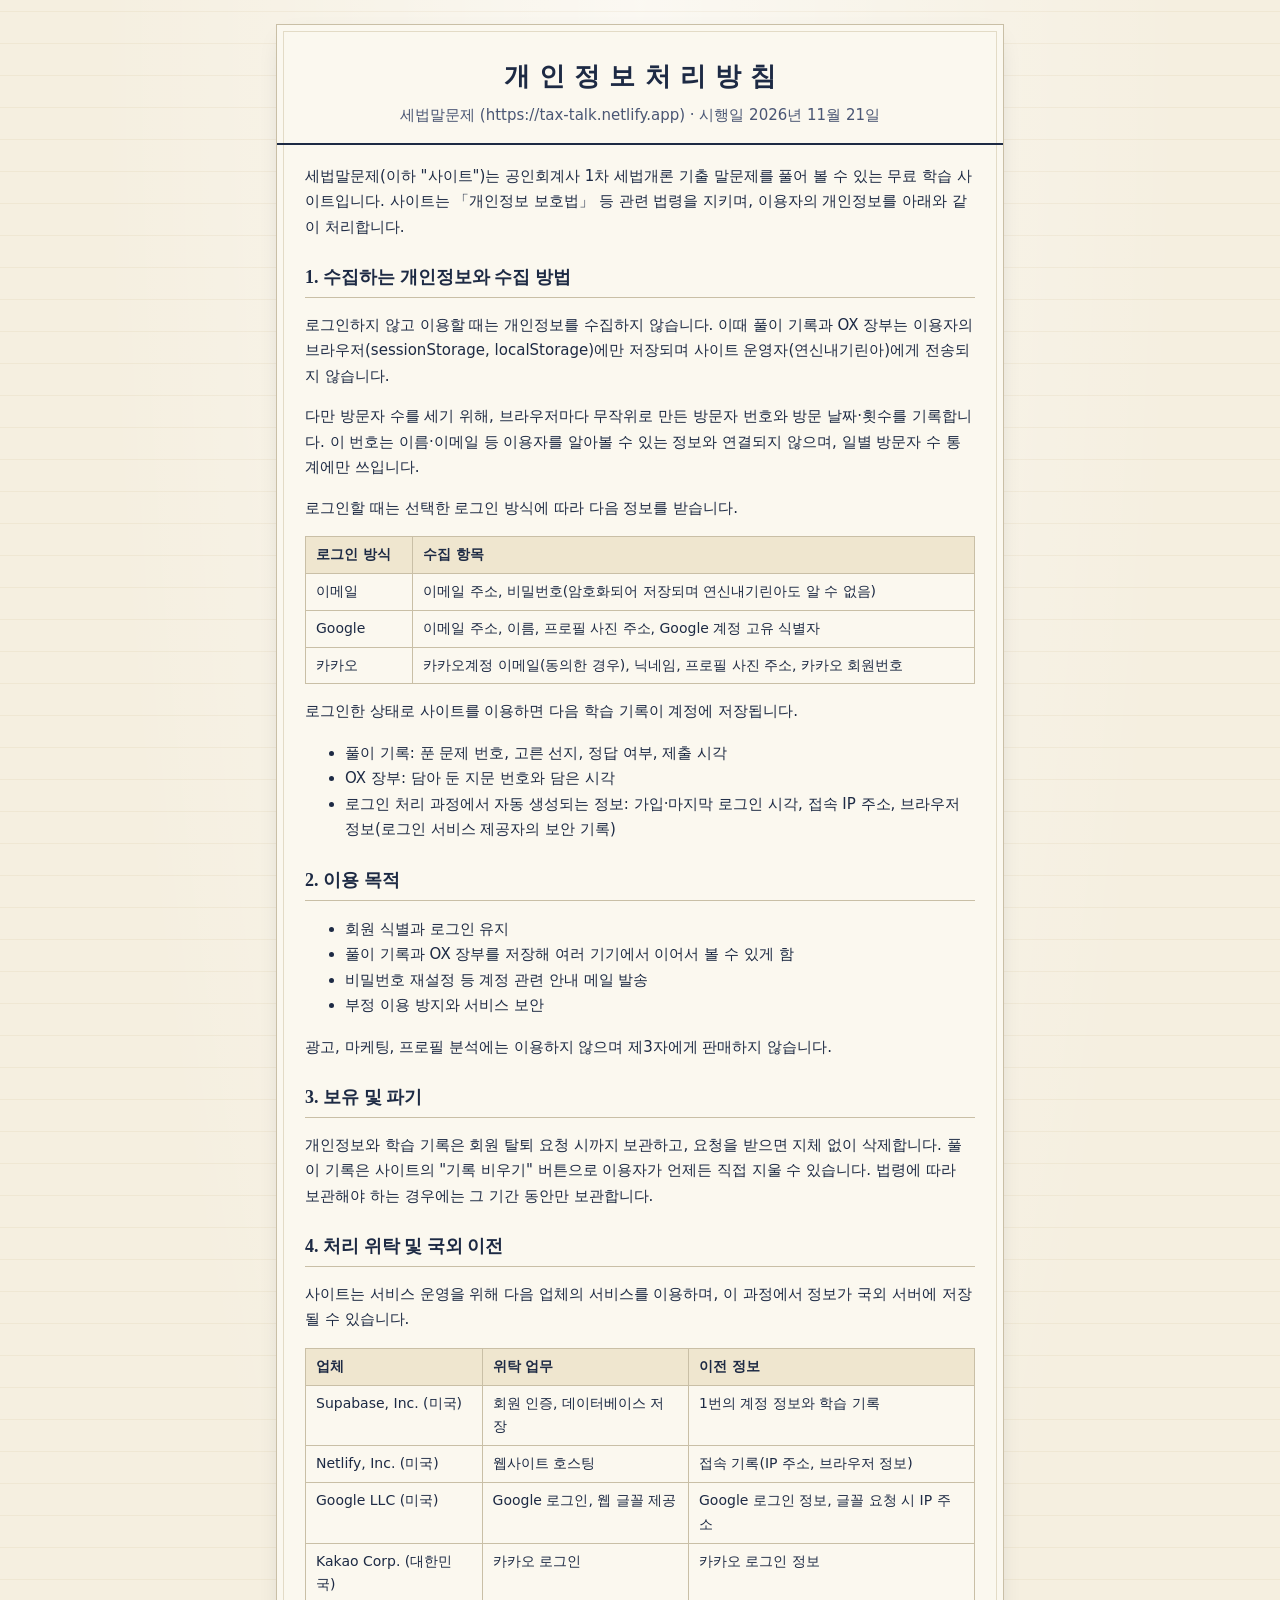
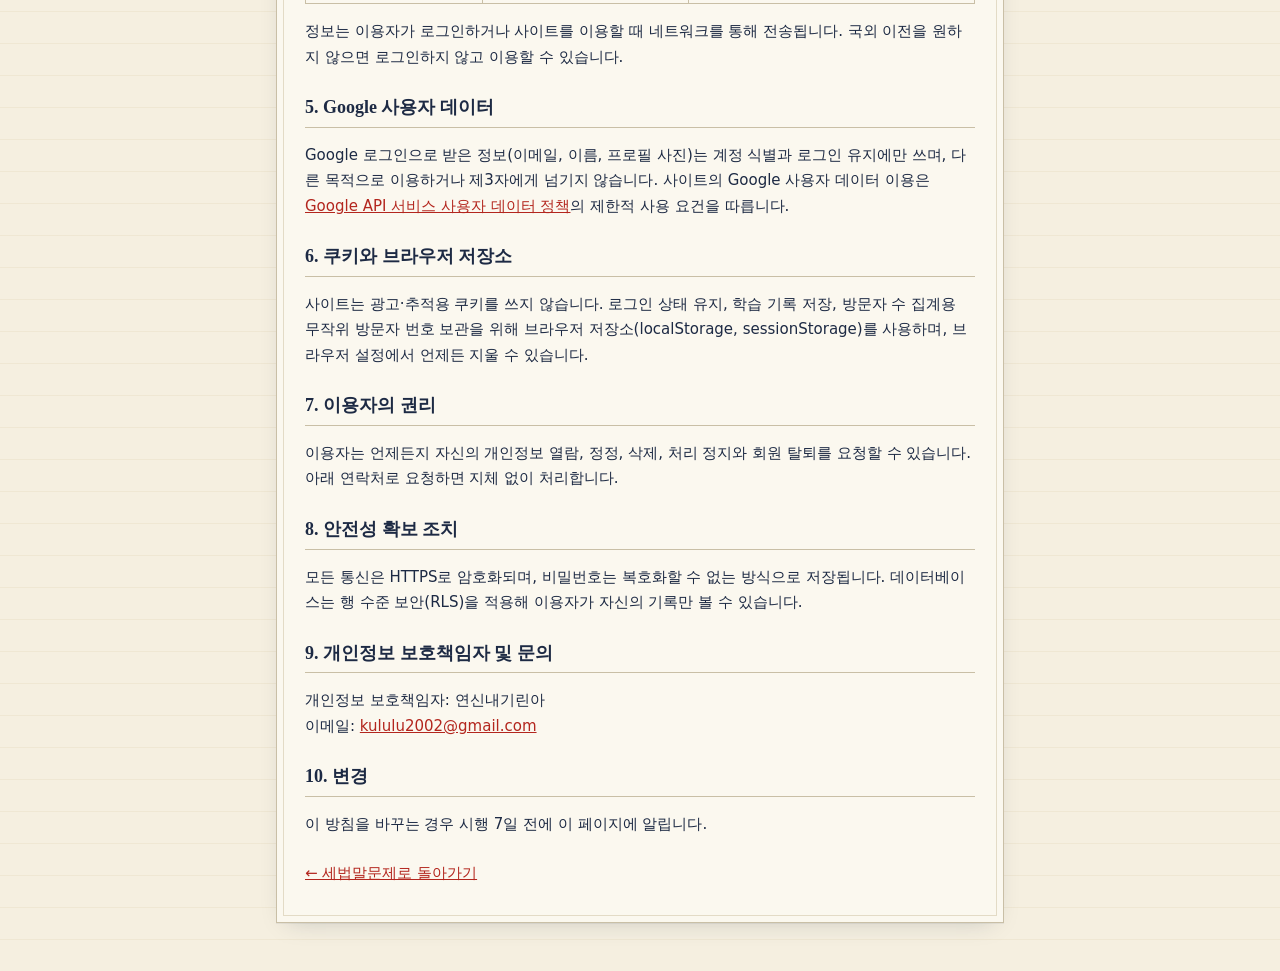
<file: privacy.html>
<!doctype html>
<html lang="ko">
<head>
<meta charset="utf-8">
<meta name="viewport" content="width=device-width, initial-scale=1">
<title>개인정보처리방침 · 세법말문제</title>
<link rel="stylesheet" href="style.css">
<style>
  .policy{max-width:760px;margin:0 auto;padding:24px 16px 48px}
  .policy .form-sheet{padding:8px 0 16px}
  .policy section{padding:4px 28px}
  .policy h2{font-family:var(--serif);font-size:18px;margin:22px 0 6px;border-bottom:1px solid var(--rule);padding-bottom:4px}
  .policy p,.policy li{font-size:15px}
  .policy table{width:100%;border-collapse:collapse;font-size:14px;margin:6px 0}
  .policy th,.policy td{border:1px solid var(--rule);padding:6px 10px;text-align:left;vertical-align:top}
  .policy th{background:#efe6cf;font-weight:600}
  .policy a{color:var(--seal)}
</style>
</head>
<body>
<main class="policy">
  <div class="form-sheet">
    <div class="sheet-head">
      <h1>개인정보처리방침</h1>
      <p>세법말문제 (https://tax-talk.netlify.app) · 시행일 2026년 11월 21일</p>
    </div>
    <section>
      <p>세법말문제(이하 "사이트")는 공인회계사 1차 세법개론 기출 말문제를 풀어 볼 수 있는 무료 학습 사이트입니다. 사이트는 「개인정보 보호법」 등 관련 법령을 지키며, 이용자의 개인정보를 아래와 같이 처리합니다.</p>

      <h2>1. 수집하는 개인정보와 수집 방법</h2>
      <p>로그인하지 않고 이용할 때는 개인정보를 수집하지 않습니다. 이때 풀이 기록과 OX 장부는 이용자의 브라우저(sessionStorage, localStorage)에만 저장되며 사이트 운영자(연신내기린아)에게 전송되지 않습니다.</p>
      <p>다만 방문자 수를 세기 위해, 브라우저마다 무작위로 만든 방문자 번호와 방문 날짜·횟수를 기록합니다. 이 번호는 이름·이메일 등 이용자를 알아볼 수 있는 정보와 연결되지 않으며, 일별 방문자 수 통계에만 쓰입니다.</p>
      <p>로그인할 때는 선택한 로그인 방식에 따라 다음 정보를 받습니다.</p>
      <table>
        <tr><th>로그인 방식</th><th>수집 항목</th></tr>
        <tr><td>이메일</td><td>이메일 주소, 비밀번호(암호화되어 저장되며 연신내기린아도 알 수 없음)</td></tr>
        <tr><td>Google</td><td>이메일 주소, 이름, 프로필 사진 주소, Google 계정 고유 식별자</td></tr>
        <tr><td>카카오</td><td>카카오계정 이메일(동의한 경우), 닉네임, 프로필 사진 주소, 카카오 회원번호</td></tr>
      </table>
      <p>로그인한 상태로 사이트를 이용하면 다음 학습 기록이 계정에 저장됩니다.</p>
      <ul>
        <li>풀이 기록: 푼 문제 번호, 고른 선지, 정답 여부, 제출 시각</li>
        <li>OX 장부: 담아 둔 지문 번호와 담은 시각</li>
        <li>로그인 처리 과정에서 자동 생성되는 정보: 가입·마지막 로그인 시각, 접속 IP 주소, 브라우저 정보(로그인 서비스 제공자의 보안 기록)</li>
      </ul>

      <h2>2. 이용 목적</h2>
      <ul>
        <li>회원 식별과 로그인 유지</li>
        <li>풀이 기록과 OX 장부를 저장해 여러 기기에서 이어서 볼 수 있게 함</li>
        <li>비밀번호 재설정 등 계정 관련 안내 메일 발송</li>
        <li>부정 이용 방지와 서비스 보안</li>
      </ul>
      <p>광고, 마케팅, 프로필 분석에는 이용하지 않으며 제3자에게 판매하지 않습니다.</p>

      <h2>3. 보유 및 파기</h2>
      <p>개인정보와 학습 기록은 회원 탈퇴 요청 시까지 보관하고, 요청을 받으면 지체 없이 삭제합니다. 풀이 기록은 사이트의 "기록 비우기" 버튼으로 이용자가 언제든 직접 지울 수 있습니다. 법령에 따라 보관해야 하는 경우에는 그 기간 동안만 보관합니다.</p>

      <h2>4. 처리 위탁 및 국외 이전</h2>
      <p>사이트는 서비스 운영을 위해 다음 업체의 서비스를 이용하며, 이 과정에서 정보가 국외 서버에 저장될 수 있습니다.</p>
      <table>
        <tr><th>업체</th><th>위탁 업무</th><th>이전 정보</th></tr>
        <tr><td>Supabase, Inc. (미국)</td><td>회원 인증, 데이터베이스 저장</td><td>1번의 계정 정보와 학습 기록</td></tr>
        <tr><td>Netlify, Inc. (미국)</td><td>웹사이트 호스팅</td><td>접속 기록(IP 주소, 브라우저 정보)</td></tr>
        <tr><td>Google LLC (미국)</td><td>Google 로그인, 웹 글꼴 제공</td><td>Google 로그인 정보, 글꼴 요청 시 IP 주소</td></tr>
        <tr><td>Kakao Corp. (대한민국)</td><td>카카오 로그인</td><td>카카오 로그인 정보</td></tr>
      </table>
      <p>정보는 이용자가 로그인하거나 사이트를 이용할 때 네트워크를 통해 전송됩니다. 국외 이전을 원하지 않으면 로그인하지 않고 이용할 수 있습니다.</p>

      <h2>5. Google 사용자 데이터</h2>
      <p>Google 로그인으로 받은 정보(이메일, 이름, 프로필 사진)는 계정 식별과 로그인 유지에만 쓰며, 다른 목적으로 이용하거나 제3자에게 넘기지 않습니다. 사이트의 Google 사용자 데이터 이용은 <a href="https://developers.google.com/terms/api-services-user-data-policy" rel="noopener">Google API 서비스 사용자 데이터 정책</a>의 제한적 사용 요건을 따릅니다.</p>

      <h2>6. 쿠키와 브라우저 저장소</h2>
      <p>사이트는 광고·추적용 쿠키를 쓰지 않습니다. 로그인 상태 유지, 학습 기록 저장, 방문자 수 집계용 무작위 방문자 번호 보관을 위해 브라우저 저장소(localStorage, sessionStorage)를 사용하며, 브라우저 설정에서 언제든 지울 수 있습니다.</p>

      <h2>7. 이용자의 권리</h2>
      <p>이용자는 언제든지 자신의 개인정보 열람, 정정, 삭제, 처리 정지와 회원 탈퇴를 요청할 수 있습니다. 아래 연락처로 요청하면 지체 없이 처리합니다.</p>

      <h2>8. 안전성 확보 조치</h2>
      <p>모든 통신은 HTTPS로 암호화되며, 비밀번호는 복호화할 수 없는 방식으로 저장됩니다. 데이터베이스는 행 수준 보안(RLS)을 적용해 이용자가 자신의 기록만 볼 수 있습니다.</p>

      <h2>9. 개인정보 보호책임자 및 문의</h2>
      <p>개인정보 보호책임자: 연신내기린아<br>이메일: <a id="contactMail" href="mailto:kululu2002@gmail.com">kululu2002@gmail.com</a></p>

      <h2>10. 변경</h2>
      <p>이 방침을 바꾸는 경우 시행 7일 전에 이 페이지에 알립니다.</p>

      <p style="margin-top:24px"><a href="./">← 세법말문제로 돌아가기</a></p>
    </section>
  </div>
</main>
</body>
</html>
</file>
<file: style.css>
:root{
  --paper:#f5efe0;
  --paper-2:#fbf8ef;
  --ink:#1d2a44;
  --ink-2:#4a5674;
  --muted:#7c8399;
  --rule:#c9bfa6;
  --rule-2:#e3dbc6;
  --seal:#b3261e;
  --seal-soft:#f6dcd8;
  --ok:#1f6b4a;
  --ok-soft:#dcefe4;
  --gold:#a07a2c;
  --shadow:0 1px 0 rgba(29,42,68,.06),0 8px 24px -12px rgba(29,42,68,.25);
  --serif:'Noto Serif KR',serif;
  --sans:'Noto Sans KR',system-ui,sans-serif;
  --mono:'IBM Plex Mono',ui-monospace,monospace;
}
*{box-sizing:border-box}
html{-webkit-text-size-adjust:100%}
body{
  margin:0;color:var(--ink);font-family:var(--sans);font-size:16px;line-height:1.7;
  background:var(--paper);
  background-image:
    repeating-linear-gradient(0deg,transparent 0 31px,rgba(160,122,44,.07) 31px 32px),
    radial-gradient(ellipse at top,rgba(255,255,255,.6),transparent 60%);
  min-height:100vh;
}
button{font:inherit;color:inherit;cursor:pointer}
[hidden]{display:none!important}

/* masthead */
.masthead{background:var(--ink);color:#f1ead6;position:sticky;top:0;z-index:20;box-shadow:0 2px 0 var(--seal)}
.mast-inner{max-width:920px;margin:0 auto;padding:10px 16px;display:flex;align-items:center;justify-content:space-between;gap:12px;flex-wrap:wrap}
.brand{display:flex;align-items:center;gap:12px;background:none;border:0;padding:0;text-align:left;color:inherit}
.seal{width:44px;height:44px;border:3px solid #e2574c;color:#e2574c;border-radius:50%;display:grid;place-items:center;font-family:var(--serif);font-weight:800;font-size:22px;transform:rotate(-8deg);flex:none}
.brand-title{display:block;font-family:var(--serif);font-weight:800;font-size:22px;letter-spacing:.08em}
.brand-sub{display:block;font-size:12px;opacity:.75}
.brand-beta{display:inline-block;margin-bottom:3px;padding:1px 7px;border:1px solid currentColor;border-radius:999px;font-size:10px;font-weight:700;letter-spacing:.14em;line-height:1.5;opacity:.8}
.mast-nav{display:flex;gap:6px;flex-wrap:wrap}
.nav-btn{background:transparent;border:1px solid rgba(241,234,214,.35);border-radius:4px;padding:6px 12px;font-size:14px}
.nav-btn:hover{background:rgba(241,234,214,.1)}
.pill{display:inline-block;min-width:20px;padding:0 6px;margin-left:4px;border-radius:10px;background:var(--seal);color:#fff;font-size:12px;line-height:20px;text-align:center;font-family:var(--mono)}
.mast-rule{background:var(--paper-2);color:var(--ink-2);border-bottom:1px solid var(--rule);font-size:12px;display:flex;justify-content:space-between;gap:8px;max-width:none;padding:4px 16px;font-family:var(--serif)}
@media (max-width:560px){.mast-rule span:first-child,.mast-rule span:last-child{display:none}.mast-rule{justify-content:center}.brand-sub{display:none}}

main{max-width:920px;margin:0 auto;padding:24px 16px 48px}

/* form sheet */
.form-sheet{background:var(--paper-2);border:1px solid var(--rule);box-shadow:var(--shadow);position:relative}
.form-sheet::before{content:"";position:absolute;inset:6px;border:1px solid var(--rule-2);pointer-events:none}
.sheet-head{padding:22px 24px 14px;border-bottom:2px solid var(--ink);text-align:center;position:relative}
.sheet-head h1{margin:0;font-family:var(--serif);font-weight:800;font-size:26px;letter-spacing:.35em;padding-left:.35em}
.sheet-head p{margin:4px 0 0;color:var(--ink-2);font-size:14px}
.sheet-foot{padding:18px 24px 22px;display:flex;justify-content:center;gap:10px;flex-wrap:wrap;border-top:1px solid var(--rule)}

.form-table{width:100%;border-collapse:collapse}
.form-table th{width:120px;background:#efe6cf;font-family:var(--serif);font-weight:600;text-align:left;padding:14px 14px;border-bottom:1px solid var(--rule);border-right:1px solid var(--rule);vertical-align:top;font-size:15px;white-space:nowrap}
.form-table td{padding:12px 14px;border-bottom:1px solid var(--rule)}
.total-row th,.total-row td{background:#fff9ea;font-size:17px}
.total-row strong{font-family:var(--mono);font-size:22px;color:var(--seal)}
@media (max-width:560px){.form-table th{width:auto;display:block;border-right:0;padding:10px 14px 6px}.form-table td{display:block}.form-table tr{display:block}}

.chips{display:flex;flex-wrap:wrap;gap:6px}
.chip{border:1px solid var(--rule);background:#fff;border-radius:3px;padding:5px 12px;font-size:14px;transition:background .15s}
.chip .n{font-family:var(--mono);font-size:11px;color:var(--muted);margin-left:4px}
.chip.on{background:var(--ink);color:#fff;border-color:var(--ink)}
.chip.on .n{color:#c9d1e6}
.mini-actions{margin-top:6px;display:flex;gap:10px}
.mini-actions button{background:none;border:0;padding:0;font-size:12px;color:var(--ink-2);text-decoration:underline;text-underline-offset:3px}
.seg{display:inline-flex;border:1px solid var(--ink);border-radius:4px;overflow:hidden}
.seg button{border:0;background:#fff;padding:6px 16px;font-size:14px}
.seg button+button{border-left:1px solid var(--ink)}
.seg button.on{background:var(--ink);color:#fff}
.hint{margin:6px 0 0;font-size:13px;color:var(--muted)}

.btn{border:1px solid var(--ink);background:#fff;border-radius:4px;padding:9px 18px;font-weight:500;transition:transform .05s}
.btn:active{transform:translateY(1px)}
.btn.primary{background:var(--seal);border-color:var(--seal);color:#fff}
.btn.primary:hover{background:#9a1f18}
.btn.big{padding:12px 36px;font-size:17px;font-family:var(--serif);font-weight:600;letter-spacing:.15em}
.btn.ghost{border-color:var(--rule);color:var(--ink-2)}
.btn:disabled{opacity:.45;cursor:not-allowed}

/* quiz */
.quiz-top{display:flex;align-items:center;gap:12px;margin-bottom:12px}
.progress{flex:1;height:6px;background:var(--rule-2);border-radius:3px;overflow:hidden}
.bar{height:100%;background:var(--ink);width:0;transition:width .25s}
.prog-text{font-family:var(--mono);font-size:13px;color:var(--ink-2);white-space:nowrap}

.qcard{background:var(--paper-2);border:1px solid var(--rule);box-shadow:var(--shadow);padding:0;position:relative;overflow:hidden}
.q-meta{display:flex;flex-wrap:wrap;gap:6px;align-items:center;padding:12px 18px;border-bottom:1px dashed var(--rule);background:#f1e9d4}
.tag{font-family:var(--mono);font-size:12px;border:1px solid var(--ink-2);color:var(--ink-2);padding:1px 7px;border-radius:2px;background:#fff}
.tag.subj{background:var(--ink);color:#fff;border-color:var(--ink)}
.tag.code{border-style:dashed}
.q-stem{padding:18px 18px 8px;font-family:var(--serif);font-size:18px;font-weight:600;line-height:1.75}
.q-stem .no{color:var(--seal);margin-right:6px;font-family:var(--mono)}
.q-items{margin:4px 18px 12px;border:1px solid var(--rule);background:#fff;padding:6px 0}
.item{display:flex;gap:8px;align-items:flex-start;padding:7px 12px}
.item+.item{border-top:1px dotted var(--rule-2)}
.item .lab{font-family:var(--serif);font-weight:800;flex:none;width:22px}
.item .txt{flex:1}
.opts{list-style:none;margin:0;padding:6px 12px 16px}
.opt{display:flex;align-items:flex-start;gap:8px;border:1px solid transparent;border-radius:4px;padding:8px 8px;margin:2px 0;transition:background .12s,border-color .12s}
.opt:hover{background:#f3ecdb}
.opt.sel{border-color:var(--ink);background:#eef0f6}
.opt .num{flex:none;width:28px;height:28px;display:grid;place-items:center;border:1.5px solid var(--ink);border-radius:50%;font-family:var(--serif);font-weight:600;font-size:14px;background:#fff}
.opt.sel .num{background:var(--ink);color:#fff}
.opt .body{flex:1;cursor:pointer;padding-top:2px}
.opt.locked .body{cursor:default}
.opt.correct{border-color:var(--ok);background:var(--ok-soft)}
.opt.correct .num{background:var(--ok);border-color:var(--ok);color:#fff}
.opt.wrongpick{border-color:var(--seal);background:var(--seal-soft)}
.opt.wrongpick .num{background:var(--seal);border-color:var(--seal);color:#fff}
.verdict{display:inline-block;margin-left:6px;font-size:12px;font-weight:700;padding:0 6px;border-radius:2px;vertical-align:1px;font-family:var(--sans)}
.verdict.t{color:var(--ok);border:1px solid var(--ok)}
.verdict.f{color:var(--seal);border:1px solid var(--seal)}
.plus{flex:none;width:28px;height:28px;border-radius:50%;border:1.5px solid var(--gold);background:#fff;color:var(--gold);font-size:18px;line-height:1;display:grid;place-items:center;padding:0;margin-top:1px}
.plus:hover{background:#fbf1dc}
.plus.on{background:var(--gold);color:#fff}

.stamp{position:absolute;right:18px;top:54px;width:110px;height:110px;border-radius:50%;border:5px double currentColor;display:grid;place-items:center;font-family:var(--serif);font-weight:800;font-size:28px;letter-spacing:.1em;transform:rotate(-14deg) scale(.4);opacity:0;pointer-events:none;mix-blend-mode:multiply}
.stamp.show{animation:stamp .35s cubic-bezier(.2,1.6,.4,1) forwards}
.stamp.ok{color:var(--ok)}
.stamp.no{color:var(--seal)}
@keyframes stamp{to{transform:rotate(-14deg) scale(1);opacity:.85}}
@media (max-width:560px){.stamp{width:80px;height:80px;font-size:20px;top:48px;right:10px}}

.quiz-nav{display:flex;justify-content:space-between;gap:10px;margin-top:14px}
.quiz-nav .btn{flex:1;max-width:180px}

/* receipt */
.receipt-body{padding:20px 24px;text-align:center}
.receipt-body .big{font-family:var(--serif);font-size:42px;font-weight:800;color:var(--ink)}
.receipt-body .big em{font-style:normal;color:var(--seal)}
.receipt-body .breakdown{margin:14px auto 0;border-collapse:collapse;font-size:14px}
.receipt-body .breakdown td,.receipt-body .breakdown th{border:1px solid var(--rule);padding:4px 12px}
.receipt-body .breakdown th{background:#efe6cf;font-weight:600}

/* ledger / ox */
.ox-actions{display:flex;justify-content:space-between;align-items:center;gap:10px;padding:14px 20px;border-bottom:1px solid var(--rule);flex-wrap:wrap}
.ledger{list-style:none;margin:0;padding:0}
.ledger li{display:flex;gap:10px;align-items:flex-start;padding:12px 20px;border-bottom:1px solid var(--rule-2)}
.ledger .src{font-family:var(--mono);font-size:12px;color:var(--ink-2);white-space:nowrap;padding-top:3px}
.ledger .t{flex:1;font-size:15px}
.ledger .del{background:none;border:0;color:var(--muted);font-size:20px;line-height:1;padding:0 4px}
.ledger .del:hover{color:var(--seal)}
.ledger .empty{justify-content:center;color:var(--muted);padding:40px 20px}
.ox-card .q-stem{font-weight:400;font-size:17px}
.ox-ctx{padding:0 18px;color:var(--muted);font-size:13px}
.ox-btns{display:flex;gap:14px;justify-content:center;padding:18px}
.ox-btn{width:110px;height:110px;border-radius:50%;border:3px solid var(--ink);background:#fff;color:var(--ink);font-family:var(--sans);font-size:48px;font-weight:700;line-height:1;display:grid;place-items:center;padding:0}
:root{--ox-o:#4f7d63;--ox-x:#a5483f}
.ox-btns{gap:40px}
.ox-btns .ox-btn.o,.ox-btns .ox-btn.x{border:0;background:transparent;box-shadow:none;border-radius:12px;width:112px;height:112px;padding:10px;transition:transform .12s,background .12s}
.ox-btns .ox-btn.o{color:var(--ox-o)}
.ox-btns .ox-btn.x{color:var(--ox-x)}
.ox-btns .ox-btn:not(:disabled):hover{transform:scale(1.06);background:rgba(29,42,68,.05)}
.ox-btns .ox-btn.picked{background:rgba(29,42,68,.07)}
.oxi{width:100%;height:100%;display:block}
.ox-btn:disabled{opacity:.35}
.ox-btn.picked{opacity:1;box-shadow:0 0 0 6px rgba(29,42,68,.12)}
.ox-result{text-align:center;padding:0 18px 18px;font-weight:700}

/* drawer */
.drawer{position:fixed;inset:0;z-index:40;background:rgba(20,28,46,.35);opacity:0;pointer-events:none;transition:opacity .2s}
.drawer.open{opacity:1;pointer-events:auto}
.drawer-panel{position:absolute;right:0;top:0;bottom:0;width:min(420px,100%);background:var(--paper-2);border-left:3px solid var(--ink);display:flex;flex-direction:column;transform:translateX(100%);transition:transform .25s}
.drawer.open .drawer-panel{transform:none}
.drawer-head{display:flex;justify-content:space-between;align-items:center;padding:14px 18px;border-bottom:2px solid var(--ink)}
.drawer-head h2{margin:0;font-family:var(--serif);font-size:19px}
.x{background:none;border:0;font-size:28px;line-height:1}
.hist-stats{padding:12px 18px;font-size:14px;color:var(--ink-2);border-bottom:1px solid var(--rule)}
.hist-stats b{font-family:var(--mono);color:var(--ink)}
.drawer-actions{display:flex;gap:8px;padding:12px 18px;border-bottom:1px solid var(--rule)}
.hist-list{list-style:none;margin:0;padding:0;overflow:auto;flex:1}
.hist-list li{display:flex;gap:10px;align-items:center;padding:10px 18px;border-bottom:1px dotted var(--rule)}
.hist-list li button{flex:1;text-align:left;background:none;border:0;padding:0;font-size:14px}
.hist-list .mk{flex:none;width:26px;height:26px;border-radius:50%;display:grid;place-items:center;font-weight:800;color:#fff;font-size:13px}
.hist-list .mk.o{background:var(--ok)}
.hist-list .mk.x{background:var(--seal)}
.hist-list .code{font-family:var(--mono);font-size:12px;color:var(--ink-2);display:block}
.hist-list .s{display:block;white-space:nowrap;overflow:hidden;text-overflow:ellipsis;max-width:300px}
.hist-list .empty{justify-content:center;color:var(--muted);padding:40px}

.toast{position:fixed;left:50%;bottom:24px;transform:translateX(-50%) translateY(20px);background:var(--ink);color:#fff;padding:8px 16px;border-radius:4px;font-size:14px;opacity:0;transition:.2s;pointer-events:none;z-index:50}
.toast.show{opacity:1;transform:translateX(-50%)}
.foot{text-align:center;color:var(--muted);font-size:12px;padding:0 16px 24px}
.ox-card .stamp{top:auto;bottom:14px;right:18px}

/* auth */
.auth-btn{display:inline-flex;align-items:center;gap:6px;max-width:200px}
.auth-btn #authBtnText{overflow:hidden;text-overflow:ellipsis;white-space:nowrap}
.auth-btn .dot{width:8px;height:8px;border-radius:50%;background:transparent;border:1.5px solid rgba(241,234,214,.6);flex:none}
.auth-btn.in .dot{background:#6fcf97;border-color:#6fcf97}
.modal{position:fixed;inset:0;z-index:45;background:rgba(20,28,46,.45);display:grid;place-items:center;padding:16px;overflow:auto}
.modal-panel{width:min(440px,100%);margin:auto}
.modal-x{position:absolute;right:10px;top:8px}
.modal .sheet-head h1{font-size:22px}
.auth-body{padding:18px 24px 6px;position:relative}
.auth-seg{display:flex;width:100%;margin-bottom:14px}
.auth-seg button{flex:1;padding:7px 4px}
.field{display:block;margin-bottom:10px}
.field span{display:block;font-family:var(--serif);font-weight:600;font-size:14px;margin-bottom:3px}
.field input{width:100%;font:inherit;font-size:16px;padding:9px 11px;border:1px solid var(--rule);border-radius:4px;background:#fff;color:var(--ink)}
.field input:focus{outline:2px solid var(--ink);outline-offset:-1px;border-color:var(--ink)}
.auth-submit{width:100%;margin-top:6px}
.linkish{display:block;margin:10px auto 0;background:none;border:0;padding:0;font-size:13px;color:var(--ink-2);text-decoration:underline;text-underline-offset:3px}
.or{display:flex;align-items:center;gap:10px;color:var(--muted);font-size:12px;margin:16px 0 10px}
.or::before,.or::after{content:"";flex:1;border-top:1px solid var(--rule)}
.oauth-btn{width:100%;margin-bottom:8px}
.oauth-btn.kakao{background:#fee500;border-color:#fee500;color:#191600}
.auth-msg{min-height:1.2em;margin:4px 24px 18px;font-size:14px;text-align:center;color:var(--ink-2)}
.auth-msg.err{color:var(--seal)}
.auth-msg.ok{color:var(--ok)}
#authIn .form-table{border-top:1px solid var(--rule)}
#authIn .form-table td{word-break:break-all}
#authIn .sheet-foot{border-top:0}
.foot a,.auth-legal a{color:inherit;text-underline-offset:3px}
.auth-legal{margin:-10px 24px 16px;font-size:12px;text-align:center;color:var(--muted)}

/* ask / inbox */
.ask-btn{margin-left:auto;border:1px solid var(--seal);color:var(--seal);background:#fff;border-radius:3px;padding:1px 10px;font-size:12px;font-weight:700}
.ask-btn:hover{background:var(--seal-soft)}
.ask-target{font-family:var(--mono);font-size:13px;color:var(--ink-2);background:#f1e9d4;border:1px dashed var(--rule);padding:6px 10px;margin-bottom:10px}
.ask-quote{font-size:14px;color:var(--ink-2);border-left:3px solid var(--gold);padding:4px 10px;margin:-2px 0 12px;background:#fff}
.field select,.field textarea{width:100%;font:inherit;font-size:16px;padding:9px 11px;border:1px solid var(--rule);border-radius:4px;background:#fff;color:var(--ink)}
.field textarea{resize:vertical;min-height:110px;line-height:1.6}
.field select:focus,.field textarea:focus{outline:2px solid var(--ink);outline-offset:-1px}
.ask-len{text-align:right;margin:-6px 0 4px}
.inbox-hint{margin:0;padding:10px 20px;font-size:13px;color:var(--muted);border-bottom:1px solid var(--rule-2)}
.inq-list{list-style:none;margin:0;padding:0}
.inq-list>li{padding:14px 20px;border-bottom:1px solid var(--rule-2)}
.inq-list .empty{text-align:center;color:var(--muted);padding:40px 20px}
.inq-head{display:flex;flex-wrap:wrap;gap:6px;align-items:center;font-size:12px;color:var(--muted)}
.inq-head .tag{font-size:11px}
.inq-head .when{margin-left:auto;font-family:var(--mono)}
.inq-head .who{font-family:var(--mono)}
.inq-quote{margin:8px 0 0;font-size:13px;color:var(--ink-2);border-left:3px solid var(--gold);padding:2px 10px}
.inq-body{margin:8px 0 0;white-space:pre-wrap;word-break:break-word}
.inq-ans{margin:10px 0 0;background:var(--ok-soft);border:1px solid #b9dcc8;border-radius:4px;padding:8px 12px;white-space:pre-wrap;word-break:break-word}
.inq-ans b{display:block;font-size:12px;color:var(--ok)}
.inq-wait{margin:8px 0 0;font-size:13px;color:var(--gold)}
.inq-new{background:var(--seal);color:#fff;border-radius:2px;padding:0 6px;font-size:11px;font-weight:700}
.inq-actions{display:flex;gap:8px;margin-top:8px;flex-wrap:wrap}
.inq-actions button{background:none;border:0;padding:0;font-size:13px;color:var(--ink-2);text-decoration:underline;text-underline-offset:3px}
.inq-reply{margin-top:10px}
.inq-reply textarea{width:100%;font:inherit;font-size:15px;padding:8px 10px;border:1px solid var(--rule);border-radius:4px;min-height:80px;resize:vertical}
.inq-reply .btn{margin-top:6px;padding:6px 14px}
#inqCount[hidden]{display:none!important}
.board-filter{display:flex;flex-wrap:wrap;gap:6px;align-items:center;padding:12px 20px;border-bottom:1px solid var(--rule);background:#f7f1e2}
.board-filter select,.board-filter input{font:inherit;font-size:14px;padding:6px 8px;border:1px solid var(--rule);border-radius:4px;background:#fff;color:var(--ink);min-width:0}
.board-filter input{flex:1 1 180px}
.board-filter .linkish{margin:0}
.inq-target{background:none;border:0;padding:0;font-family:var(--mono);font-size:12px;color:var(--ink);text-decoration:underline;text-underline-offset:3px}
.q-asks{background:none;border:0;padding:0;font-size:12px;color:var(--ink-2);text-decoration:underline;text-underline-offset:3px}
.opt-q{display:inline-block;margin-left:6px;font-size:11px;font-weight:700;color:var(--gold);border:1px solid var(--gold);border-radius:2px;padding:0 5px;vertical-align:1px;background:#fff;cursor:pointer}
@media (max-width:560px){.board-filter select{flex:1 1 40%}}

/* ---------- 저장한 세션 ---------- */
.hist-tabs{margin:10px 18px 0;align-self:flex-start}
.hist-tabs .pill{background:var(--gold)}
.hist-pane{flex:1;min-height:0;display:flex;flex-direction:column}
.sess-save{padding:12px 18px;border-bottom:1px solid var(--rule);background:#fff9ea}
.sess-cur{font-size:14px;color:var(--ink-2);margin-bottom:8px}
.sess-cur b{font-family:var(--mono);color:var(--ink)}
.sess-form{display:flex;gap:8px}
.sess-form input{flex:1;min-width:0;border:1px solid var(--rule);border-radius:4px;padding:8px 10px;font:inherit;font-size:14px;background:#fff;color:var(--ink)}
.sess-form input:focus{outline:2px solid var(--ink);outline-offset:-1px}
.sess-form .btn{white-space:nowrap;padding:8px 14px}
.sess-where{margin:6px 0 0;font-size:12px;color:var(--muted)}
.done-save{max-width:460px;margin:0 auto 18px;padding:0 24px}
.sess-list{list-style:none;margin:0;padding:0;overflow:auto;flex:1}
.sess-list li{padding:12px 18px;border-bottom:1px dotted var(--rule)}
.sess-list li.cur{background:#f3ecdb}
.sess-top{display:flex;align-items:baseline;gap:8px}
.sess-name{flex:1;font-family:var(--serif);font-weight:700;font-size:15px;word-break:break-all}
.sess-score{font-family:var(--mono);font-size:14px;color:var(--ink);white-space:nowrap}
.sess-score em{font-style:normal;color:var(--ok);font-weight:700}
.sess-meta{font-size:12px;color:var(--ink-2);margin-top:2px}
.sess-acts{display:flex;flex-wrap:wrap;gap:6px;margin-top:8px}
.sess-acts button{border:1px solid var(--rule);background:#fff;border-radius:3px;padding:3px 10px;font-size:13px}
.sess-acts button:hover:not(:disabled){border-color:var(--ink)}
.sess-acts button:disabled{opacity:.4;cursor:not-allowed}
.sess-acts .danger{color:var(--seal)}
.sess-acts .danger[data-armed]{background:var(--seal);color:#fff;border-color:var(--seal)}
.sess-rename{display:flex;gap:6px;margin-top:8px}
.sess-rename input{flex:1;min-width:0;border:1px solid var(--ink);border-radius:3px;padding:4px 8px;font:inherit;font-size:14px}
.sess-list .empty{text-align:center;color:var(--muted);padding:40px 18px;border:0}

/* ---------- 모의고사 ---------- */
.mock-track{margin-top:20px}
.mock-chart{padding:16px 18px 4px}
.mock-chart svg{display:block;width:100%;height:auto}
.mock-chart .empty{color:var(--muted);text-align:center;padding:28px 0;font-size:14px}
.mock-table-wrap{padding:8px 18px 20px;overflow-x:auto}
.mock-table{width:100%;border-collapse:collapse;font-size:13px;min-width:520px}
.mock-table th,.mock-table td{border:1px solid var(--rule);padding:5px 8px;text-align:center;white-space:nowrap}
.mock-table th{background:#efe6cf;font-weight:600}
.mock-table td.name{text-align:left;font-family:var(--serif);font-weight:600}
.mock-table td.score{font-family:var(--mono);font-weight:700;color:var(--seal)}
.mock-table .up{color:var(--ok);font-size:11px;margin-left:3px}
.mock-table .down{color:var(--seal);font-size:11px;margin-left:3px}
.mock-table tr.avg td{background:#fff9ea;font-weight:700}
.mock-table button{border:1px solid var(--rule);background:#fff;border-radius:3px;padding:1px 8px;font-size:12px}
.badge-mock{display:inline-block;font-family:var(--sans);font-size:11px;font-weight:700;color:#fff;background:var(--seal);border-radius:2px;padding:0 5px;margin-right:5px;vertical-align:2px}

/* per-option question list */
.opt-q{font-family:var(--sans);line-height:1.5}
.opt-q:hover{background:#fbf1dc}
.ask-pick{display:flex;flex-wrap:wrap;gap:6px;align-items:center;margin-bottom:10px}
.ask-pick span{font-family:var(--serif);font-weight:600;font-size:14px;width:100%}
.ask-pick select{flex:1 1 40%;font:inherit;font-size:15px;padding:7px 9px;border:1px solid var(--rule);border-radius:4px;background:#fff;color:var(--ink)}
.qlist-panel{width:min(560px,100%)}
.qlist-quote{margin:14px 20px 0}
.qlist{max-height:55vh;overflow:auto}
.qlist>li{padding:12px 20px}

/* ---------- 해설 · 개정 반영 ---------- */
.expl{display:block;margin-top:8px;padding:8px 10px;background:var(--seal-soft);border-left:3px solid var(--seal);border-radius:2px;font-family:var(--sans);font-size:13.5px;line-height:1.6;color:var(--ink);text-align:left}
.expl b{color:var(--seal);font-weight:700;margin-right:6px}
.tag.rev{color:var(--gold);border-color:var(--gold)}
.revbox{margin-top:14px;padding:10px 12px;border:1px dashed var(--gold);border-radius:3px;background:var(--paper-2);font-family:var(--sans);font-size:13px;line-height:1.6}
.revbox summary{cursor:pointer;font-weight:700;color:var(--gold)}
.revbox ul{margin:8px 0 0;padding-left:18px}
.revbox li{margin-bottom:6px}
.revbox del{color:var(--muted)}
.revbox ins{color:var(--ok);text-decoration:none;font-weight:600}
.rv-t{font-weight:700;color:var(--ink-2)}
.rv-why,.rv-note{color:var(--ink-2);font-size:12.5px}
.rv-note{margin-top:6px}

/* PC: 로그인 버튼만 오른쪽 끝으로 */
@media (min-width:561px){.mast-nav{flex:1 1 100%}.mast-nav .auth-btn{margin-left:auto}}

/* ---------- 별표 · 별표 카드 ---------- */
.ledger .star{background:none;border:0;color:var(--muted);font-size:20px;line-height:1;padding:0 4px}
.ledger .star.on{color:var(--gold)}
.ledger .star:hover{color:var(--gold)}
.ledger li.starred{background:rgba(160,122,44,.07)}
.star-view{margin-left:auto}
.star-view:disabled{opacity:.45}
.star-tools{display:flex;gap:8px}
.star-grid{display:grid;grid-template-columns:repeat(auto-fill,minmax(260px,1fr));gap:14px;padding:18px 20px 24px}
.flip{perspective:1200px;cursor:pointer;outline:none;-webkit-tap-highlight-color:transparent}
.flip:focus-visible .face{box-shadow:0 0 0 3px rgba(179,38,30,.35)}
.flip-in{display:grid;transition:transform .45s cubic-bezier(.2,.7,.2,1);transform-style:preserve-3d;min-height:190px}
.flip.flipped .flip-in{transform:rotateY(180deg)}
.face{grid-area:1/1;backface-visibility:hidden;-webkit-backface-visibility:hidden;border:1px solid var(--rule);border-radius:6px;background:#fff;padding:14px 16px;display:flex;flex-direction:column;gap:10px;box-shadow:var(--shadow)}
.face.back{transform:rotateY(180deg);background:var(--paper-2)}
.fc-src{font-family:var(--mono);font-size:11.5px;color:var(--ink-2)}
.fc-text{flex:1;font-size:15px;line-height:1.6}
.fc-hint{font-size:11.5px;color:var(--muted);text-align:right}
.fc-ans{display:flex;align-items:center;gap:10px;font-weight:700;font-size:16px}
.ox-mark{width:40px;height:40px;display:block;flex:none}
.face.back.is-o .fc-ans{color:var(--ox-o)}
.face.back.is-x .fc-ans{color:var(--ox-x)}
.fc-expl{flex:1;font-size:13.5px;line-height:1.6;color:var(--ink)}
@media (max-width:560px){.star-grid{grid-template-columns:1fr;padding:14px}.star-view{margin-left:0;width:100%}.flip-in{min-height:170px}}
@media (prefers-reduced-motion:reduce){.flip-in{transition:none}}

/* 방문자 통계 (관리자) */
.visits-panel{width:min(560px,100%)}
.visits-body{padding:16px 20px}
.visits-sum{display:grid;grid-template-columns:repeat(5,1fr);gap:8px}
.visits-sum>div{border:1px solid var(--rule);border-radius:4px;padding:8px 6px;text-align:center;background:#fff}
.visits-sum span{display:block;font-size:12px;color:var(--ink-2)}
.visits-sum b{display:block;font-size:22px;font-family:var(--mono);line-height:1.3}
.visits-sum small{display:block;font-size:11px;color:var(--ink-2)}
.visits-since{margin:10px 0 6px;font-size:12px}
.visits-days{list-style:none;margin:0;padding:0;max-height:45vh;overflow:auto;border-top:1px solid var(--rule)}
.visits-days li{display:grid;grid-template-columns:78px 1fr 92px;align-items:center;gap:8px;padding:5px 0;border-bottom:1px dashed var(--rule);font-size:13px}
.visits-days .vd{font-family:var(--mono);color:var(--ink-2)}
.visits-days .vbar{height:10px;background:var(--paper-2);border-radius:2px;overflow:hidden}
.visits-days .vbar i{display:block;height:100%;background:var(--ink)}
.visits-days .vn{text-align:right;font-family:var(--mono)}
.visits-days .vn small{color:var(--ink-2);margin-left:2px}
@media (max-width:560px){.visits-sum{grid-template-columns:repeat(3,1fr)}.visits-days li{grid-template-columns:82px 1fr 84px;font-size:12px}}
.visits-days .vd{white-space:nowrap}

/* 다른 사이트로 넘어가기 (오른쪽 위) */
.site-switch{display:inline-flex;align-items:center;gap:7px;padding:5px 12px 5px 6px;border:1px solid rgba(255,255,255,.35);border-radius:999px;color:inherit;text-decoration:none;font-size:13px;font-weight:500;white-space:nowrap;transition:background .15s,border-color .15s}
.site-switch:hover,.site-switch:focus-visible{background:rgba(255,255,255,.1);border-color:rgba(255,255,255,.7)}
.site-switch .sw-seal{display:inline-grid;place-items:center;width:24px;height:24px;border-radius:50%;border:1.5px solid #e07a3c;color:#e07a3c;font-family:var(--serif);font-weight:800;font-size:13px;background:rgba(255,255,255,.06)}
.site-switch .sw-arrow{opacity:.75}
@media (max-width:560px){.site-switch{font-size:12px;padding:4px 10px 4px 5px}.site-switch .sw-seal{width:22px;height:22px;font-size:12px}}

/* 비공개 건의사항 */
.ask-private{margin:0 0 8px;padding:8px 10px;border:1px dashed var(--rule);border-radius:4px;background:var(--paper-2);font-size:13px}
.tag.private{border-style:dashed;color:var(--ink-2)}
</file>
